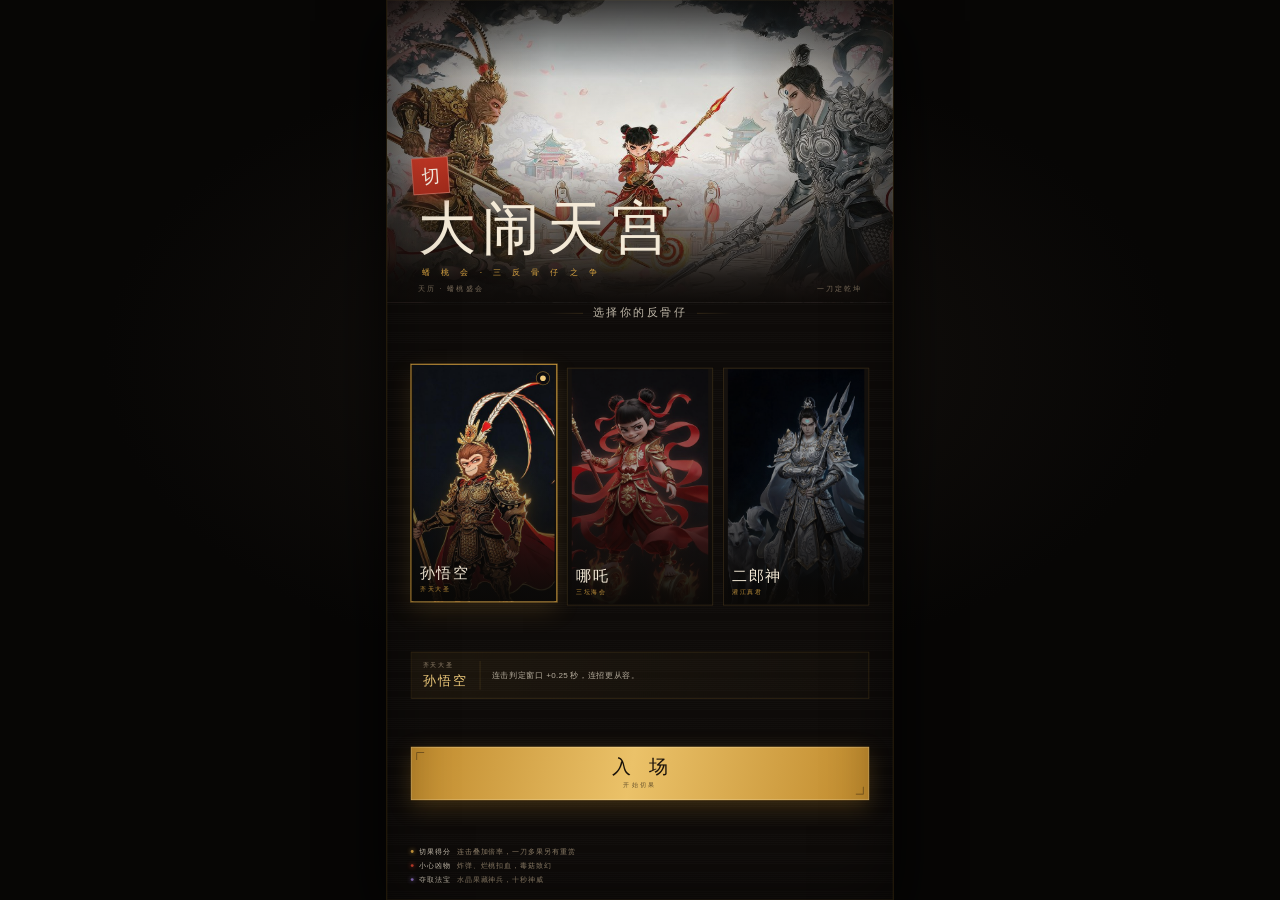
<file: index.html>
<!DOCTYPE html>
<html lang="zh-CN">
<head>
<meta charset="UTF-8">
<meta name="viewport" content="width=device-width,initial-scale=1,maximum-scale=1,user-scalable=no,viewport-fit=cover">
<meta name="theme-color" content="#0E0B09">
<meta name="apple-mobile-web-app-capable" content="yes">
<meta name="apple-mobile-web-app-status-bar-style" content="black-translucent">
<title>大闹天宫 · 切果</title>
<link rel="icon" href="data:,">
<link rel="stylesheet" href="style.css?v=3">
</head>
<body>
<div id="app">
  <div id="stage">
    <canvas id="game" width="720" height="1280"></canvas>

    <!-- 屏幕特效层 -->
    <div id="fxLayer" class="fx-layer">
      <div class="fx-halluc"></div>
      <div class="fx-slow"></div>
      <div class="fx-damage" id="fxDamage"></div>
      <div class="fx-vignette"></div>
    </div>

    <!-- 战斗 HUD -->
    <div id="hud" class="hud hidden">
      <div class="hud-top">
        <div class="scene-chip">
          <span class="scene-index" id="sceneIndex">第一场</span>
          <span class="scene-name" id="sceneName">蟠桃园</span>
        </div>
        <div class="hud-btns">
          <button id="soundBtn" class="icon-btn" aria-label="声音"></button>
          <button id="pauseBtn" class="icon-btn" aria-label="暂停">
            <span class="pause-bars"><i></i><i></i></span>
          </button>
        </div>
      </div>

      <div class="hud-score-row">
        <div class="hearts" id="hearts"></div>
        <div class="score-block">
          <div class="score-num" id="scoreNum">0</div>
          <div class="score-cap">蟠 桃 积 分</div>
        </div>
        <div class="combo-chip" id="comboChip">
          <b id="comboNum">0</b><span>连击</span>
        </div>
      </div>

      <div class="rivals" id="rivals"></div>

      <div class="weapon-badge" id="weaponBadge">
        <div class="wb-ring" id="wbRing">
          <img id="wbIcon" alt="">
          <span class="wb-time" id="wbTime">10</span>
        </div>
        <div class="wb-text">
          <b id="wbName">金箍棒</b>
          <span id="wbEffect">横扫千军</span>
        </div>
      </div>

      <div class="hint" id="hint">按住滑动 · 切开仙果</div>
    </div>

    <!-- 飘字与横幅 -->
    <div id="banner" class="banner"></div>
    <div id="toasts" class="toasts"></div>

    <!-- 开始 / 选人 -->
    <section id="menu" class="screen menu">
      <div class="menu-hero">
        <img src="assets/hero.jpg" alt="天庭三大反骨仔">
        <div class="menu-hero-mask"></div>
        <div class="menu-title">
          <div class="title-seal">切</div>
          <h1>大闹天宫</h1>
          <p class="title-sub">蟠 桃 会 · 三 反 骨 仔 之 争</p>
        </div>
        <div class="menu-hero-meta"><span>天历 · 蟠桃盛会</span><span>一刀定乾坤</span></div>
      </div>

      <div class="menu-body">
        <div class="pick-head">
          <span class="line"></span>
          <em>选择你的反骨仔</em>
          <span class="line"></span>
        </div>
        <div class="char-row" id="charRow"></div>
        <div class="passive-card">
          <div class="passive-name"><span id="passiveTitle">齐天大圣</span><b id="passiveName">孙悟空</b></div>
          <p id="passiveDesc">连击判定窗口 +0.25 秒，连招更从容。</p>
        </div>

        <button id="startBtn" class="start-btn">
          <span class="sb-main">入 场</span>
          <span class="sb-sub">开始切果</span>
        </button>

        <div class="rules">
          <div class="rule"><i class="dot gold"></i><b>切果得分</b><span>连击叠加倍率，一刀多果另有重赏</span></div>
          <div class="rule"><i class="dot red"></i><b>小心凶物</b><span>炸弹、烂桃扣血，毒菇致幻</span></div>
          <div class="rule"><i class="dot violet"></i><b>夺取法宝</b><span>水晶果藏神兵，十秒神威</span></div>
        </div>
      </div>
    </section>

    <!-- 暂停 -->
    <section id="pause" class="screen pause hidden">
      <div class="modal">
        <div class="modal-seal">停</div>
        <h2>暂 停</h2>
        <p class="modal-sub">蟠桃会暂歇，仙乐未停</p>
        <div class="modal-actions">
          <button id="resumeBtn" class="btn primary">继续切果</button>
          <button id="restartBtn" class="btn">重新开局</button>
          <button id="quitBtn" class="btn ghost">换人再战</button>
        </div>
      </div>
    </section>

    <!-- 结算 -->
    <section id="gameover" class="screen over hidden">
      <div class="over-inner">
        <div class="over-head">
          <div class="modal-seal red">终</div>
          <p class="over-kicker" id="overKicker">蟠桃会 · 终局</p>
          <h2 id="overTitle">力竭退场</h2>
          <p class="over-rank" id="overRank">位列第三</p>
        </div>

        <div class="over-score">
          <span class="os-cap">总积分</span>
          <b id="overScore">0</b>
        </div>

        <div class="over-stats">
          <div class="stat"><b id="overCombo">0</b><span>最高连击</span></div>
          <div class="stat"><b id="overFruits">0</b><span>切果数</span></div>
          <div class="stat"><b id="overBest">0</b><span>单刀最高</span></div>
        </div>

        <div class="over-board" id="overBoard"></div>

        <div class="modal-actions">
          <button id="againBtn" class="btn primary">再来一局</button>
          <button id="menuBtn" class="btn ghost">换人再战</button>
        </div>
        <p class="over-tip">提示：水晶果每 20 秒左右出现一次，别错过。</p>
      </div>
    </section>
  </div>

  <div id="rotateTip" class="rotate-tip">请横屏或放大窗口体验</div>
</div>

<script src="js/sfx.js?v=3"></script>
<script src="js/game.js?v=3"></script>
<script src="js/render.js?v=3"></script>
<script src="js/app.js?v=3"></script>
</body>
</html>
</file>
<file: style.css>
:root{
  --ink:#0E0B09;
  --ink2:#171310;
  --paper:#F4EAD7;
  --muted:#A08E76;
  --gold:#D9A441;
  --gold-lt:#F0CB7C;
  --red:#D6422E;
  --jade:#5C9C92;
  --violet:#9B7BD4;
  --rule:rgba(217,164,65,.22);
  --serif:"Songti SC","STSong","Noto Serif CJK SC","Source Han Serif SC","SimSun",serif;
  --sans:-apple-system,BlinkMacSystemFont,"PingFang SC","Hiragino Sans GB","Microsoft YaHei",sans-serif;
}
*{box-sizing:border-box;-webkit-tap-highlight-color:transparent}
html,body{
  margin:0;padding:0;width:100%;height:100%;
  background:#070605;overflow:hidden;
  font-family:var(--sans);color:var(--paper);
  user-select:none;-webkit-user-select:none;
}
body{
  background:
    radial-gradient(60% 50% at 50% 40%, #171310 0%, #070605 70%),
    repeating-linear-gradient(45deg, rgba(217,164,65,.025) 0 2px, transparent 2px 9px);
}
#app{position:fixed;inset:0;display:flex;align-items:center;justify-content:center;overflow:hidden}
#stage{
  position:absolute;left:0;top:0;width:720px;height:1280px;
  transform-origin:0 0;background:var(--ink);overflow:hidden;
  box-shadow:0 0 0 1px rgba(217,164,65,.18), 0 30px 90px rgba(0,0,0,.85);
}
#stage::after{
  content:"";position:absolute;inset:0;pointer-events:none;z-index:60;
  box-shadow:inset 0 0 90px rgba(0,0,0,.5), inset 0 0 0 1px rgba(217,164,65,.10);
}
canvas{position:absolute;inset:0;width:100%;height:100%;display:block;touch-action:none;transition:filter .25s}
.on-halluc #game{filter:hue-rotate(16deg) saturate(1.32) contrast(1.04)}
.hidden{display:none !important}
button{font-family:inherit;color:inherit;border:0;background:none;cursor:pointer}

/* ---------------- 特效层 ---------------- */
.fx-layer{position:absolute;inset:0;z-index:20;pointer-events:none;overflow:hidden}
.fx-layer>div{position:absolute;inset:0;opacity:0;transition:opacity .25s}
.fx-halluc{
  background:
    radial-gradient(55% 42% at 18% 28%, rgba(155,123,212,.55), transparent 70%),
    radial-gradient(48% 38% at 84% 66%, rgba(92,156,146,.5), transparent 70%),
    radial-gradient(70% 70% at 50% 50%, rgba(214,66,46,.16), transparent 72%);
  mix-blend-mode:screen;
}
.on-halluc .fx-halluc{opacity:1;animation:hallucPulse .38s infinite alternate}
@keyframes hallucPulse{from{transform:scale(1) rotate(0deg);filter:hue-rotate(0deg)}to{transform:scale(1.09) rotate(.6deg);filter:hue-rotate(45deg)}}
.fx-slow{
  background:radial-gradient(70% 60% at 50% 50%, transparent 42%, rgba(92,156,146,.28) 100%);
  mix-blend-mode:screen;
}
.on-slow .fx-slow{opacity:1}
.fx-damage{
  background:radial-gradient(72% 62% at 50% 50%, transparent 40%, rgba(214,66,46,.72) 100%);
  opacity:0;
}
.fx-damage.flash{animation:dmgFlash .5s ease-out}
@keyframes dmgFlash{0%{opacity:1}100%{opacity:0}}
.fx-vignette{
  opacity:1 !important;
  background:
    linear-gradient(180deg, rgba(8,6,5,.62) 0%, rgba(8,6,5,.16) 20%, transparent 34%, transparent 72%, rgba(8,6,5,.42) 100%);
}

/* ---------------- HUD ---------------- */
.hud{position:absolute;inset:0;z-index:30;pointer-events:none;padding:26px 28px 0}
.hud button{pointer-events:auto}
.hud-top{display:flex;align-items:flex-start;justify-content:space-between}
.scene-chip{display:flex;flex-direction:column;gap:3px;padding-left:13px;position:relative}
.scene-chip::before{content:"";position:absolute;left:0;top:2px;bottom:2px;width:2px;background:linear-gradient(180deg,var(--gold),transparent)}
.scene-index{font-size:11px;letter-spacing:.28em;color:var(--gold);opacity:.85}
.scene-name{font-family:var(--serif);font-size:25px;letter-spacing:.2em;line-height:1.1;text-shadow:0 2px 12px rgba(0,0,0,.8)}
.hud-btns{display:flex;gap:10px}
.icon-btn{
  width:46px;height:46px;border:1px solid rgba(217,164,65,.32);
  background:rgba(14,11,9,.5);backdrop-filter:blur(6px);
  display:flex;align-items:center;justify-content:center;border-radius:50%;
  transition:.2s;
}
.icon-btn:active{transform:scale(.93);background:rgba(217,164,65,.18)}
.pause-bars{display:flex;gap:5px}
.pause-bars i{display:block;width:4px;height:16px;background:var(--paper);border-radius:1px}
.icon-btn svg{width:21px;height:21px;fill:none;stroke:var(--paper);stroke-width:1.6;stroke-linecap:round}

.hud-score-row{
  display:flex;align-items:center;justify-content:space-between;
  margin-top:16px;padding:0 4px;
}
.hearts{display:flex;gap:5px;align-items:center;min-width:132px}
.heart{width:27px;height:25px;display:block;transition:transform .25s,opacity .25s}
.heart svg{width:100%;height:100%;display:block}
.heart path{fill:var(--red);stroke:rgba(255,224,196,.75);stroke-width:.9;transition:.3s}
.heart.empty path{fill:rgba(255,255,255,.07);stroke:rgba(244,234,215,.25)}
.heart.pulse{animation:heartPulse .45s ease-out}
@keyframes heartPulse{0%{transform:scale(1)}45%{transform:scale(1.45)}100%{transform:scale(1)}}
.shield-chip{
  display:flex;align-items:center;gap:4px;margin-left:5px;
  font-size:11px;letter-spacing:.1em;color:var(--jade);
  border:1px solid rgba(92,156,146,.5);padding:3px 6px;border-radius:3px;
}
.score-block{text-align:center;position:absolute;left:50%;transform:translateX(-50%);margin-top:-4px}
.score-num{
  font-family:var(--serif);font-size:58px;line-height:.9;letter-spacing:.04em;
  color:var(--paper);text-shadow:0 0 26px rgba(217,164,65,.42),0 3px 12px rgba(0,0,0,.8);
  font-variant-numeric:tabular-nums;transition:transform .16s;
}
.score-num.pop{transform:scale(1.09)}
.score-cap{font-size:9px;letter-spacing:.34em;color:var(--gold);opacity:.9;margin-top:7px;padding-left:4px}
.combo-chip{
  min-width:84px;text-align:right;opacity:0;transform:translateY(-6px);
  transition:.22s;display:flex;flex-direction:column;align-items:flex-end;
  text-shadow:0 2px 10px rgba(0,0,0,.8);
}
.combo-chip.on{opacity:1;transform:none}
.combo-chip b{font-family:var(--serif);font-size:34px;line-height:1;color:var(--gold-lt)}
.combo-chip span{font-size:10px;letter-spacing:.28em;color:var(--gold);opacity:.9}
.combo-chip b.hot{color:#FF8A5C;text-shadow:0 0 18px rgba(255,110,60,.8)}

.rivals{
  margin:14px auto 0;width:420px;display:flex;flex-direction:column;gap:4px;
  background:linear-gradient(90deg,transparent,rgba(8,6,5,.72) 10%,rgba(8,6,5,.72) 90%,transparent);
  padding:7px 12px;border-top:1px solid rgba(217,164,65,.18);border-bottom:1px solid rgba(217,164,65,.18);
}
.rival{display:flex;align-items:center;gap:7px;font-size:10.5px;letter-spacing:.06em;color:var(--muted)}
.rival .rname{width:44px;flex:0 0 44px;text-align:right;white-space:nowrap}
.rival .rtrack{flex:1;height:4px;background:rgba(244,234,215,.12);position:relative;overflow:hidden}
.rival .rfill{position:absolute;left:0;top:0;bottom:0;width:0%;background:var(--jade);transition:width .35s}
.rival .rscore{width:40px;text-align:left;font-variant-numeric:tabular-nums;color:rgba(244,234,215,.78)}
.rival.me .rname,.rival.me .rscore{color:var(--gold-lt)}
.rival.me .rfill{background:linear-gradient(90deg,var(--gold),var(--gold-lt));box-shadow:0 0 10px rgba(217,164,65,.6)}
.rival.r2 .rfill{background:var(--red);opacity:.8}

.weapon-badge{
  position:absolute;left:26px;bottom:40px;
  display:flex;align-items:center;gap:12px;
  opacity:0;transform:translateY(14px);transition:.35s cubic-bezier(.2,.9,.3,1.2);
}
.weapon-badge.on{opacity:1;transform:none}
.wb-ring{
  width:76px;height:76px;border-radius:50%;position:relative;
  background:conic-gradient(var(--gold) calc(var(--p,1)*360deg), rgba(217,164,65,.14) 0);
  padding:3px;display:flex;align-items:center;justify-content:center;
  box-shadow:0 0 24px rgba(217,164,65,.25);
}
.wb-ring::before{content:"";position:absolute;inset:3px;border-radius:50%;background:#100D0A;border:1px solid rgba(217,164,65,.4)}
.wb-ring img{position:relative;width:52px;height:52px;border-radius:50%;object-fit:cover;z-index:1}
.wb-time{
  position:absolute;right:-5px;bottom:-3px;z-index:2;
  font-family:var(--serif);font-size:16px;color:var(--ink);
  background:var(--gold-lt);width:22px;height:22px;border-radius:50%;
  display:flex;align-items:center;justify-content:center;border:2px solid #100D0A;
  font-variant-numeric:tabular-nums;
}
.wb-text{display:flex;flex-direction:column;gap:2px}
.wb-text b{font-family:var(--serif);font-size:19px;letter-spacing:.12em;color:var(--gold-lt);text-shadow:0 2px 10px rgba(0,0,0,.8)}
.wb-text span{font-size:10px;letter-spacing:.14em;color:rgba(244,234,215,.62)}

.hint{
  position:absolute;left:0;right:0;bottom:150px;text-align:center;
  font-size:12px;letter-spacing:.3em;color:rgba(244,234,215,.55);
  opacity:0;transition:opacity .5s;
}
.hint.on{opacity:1;animation:hintFloat 2.4s ease-in-out infinite}
@keyframes hintFloat{0%,100%{transform:translateY(0)}50%{transform:translateY(-7px)}}

/* ---------------- 横幅 / 提示 ---------------- */
.banner{
  position:absolute;left:0;right:0;top:38%;z-index:40;pointer-events:none;
  text-align:center;opacity:0;
}
.banner.show{animation:bannerIn 1.5s cubic-bezier(.16,1,.3,1) forwards}
.banner .b-main{
  display:block;font-family:var(--serif);font-size:62px;letter-spacing:.16em;
  color:var(--paper);line-height:1.1;
  text-shadow:0 0 40px rgba(217,164,65,.55),0 6px 24px rgba(0,0,0,.9);
}
.banner .b-sub{
  display:block;font-size:12px;letter-spacing:.4em;color:var(--gold);
  margin-top:12px;
}
.banner.big .b-main{font-size:78px;color:var(--gold-lt);text-shadow:0 0 50px rgba(217,164,65,.8),0 6px 24px rgba(0,0,0,.9)}
.banner.bad .b-main{color:#FF7A5E;text-shadow:0 0 40px rgba(214,66,46,.75),0 6px 24px #000}
@keyframes bannerIn{
  0%{opacity:0;transform:scale(1.18);filter:blur(8px)}
  18%{opacity:1;transform:scale(1);filter:blur(0)}
  72%{opacity:1;transform:scale(1)}
  100%{opacity:0;transform:scale(.96) translateY(-12px)}
}
.toasts{position:absolute;left:0;right:0;top:270px;z-index:39;display:flex;flex-direction:column;align-items:center;gap:6px;pointer-events:none}
.toast{
  font-size:13px;letter-spacing:.14em;padding:7px 18px;
  background:rgba(12,9,7,.72);border:1px solid rgba(217,164,65,.35);
  color:var(--paper);backdrop-filter:blur(6px);
  animation:toastIn 1.6s ease forwards;white-space:nowrap;
}
.toast.bad{border-color:rgba(214,66,46,.6);color:#FFB4A3}
.toast.good{border-color:rgba(92,156,146,.6);color:#BDE9DC}
@keyframes toastIn{
  0%{opacity:0;transform:translateY(10px) scale(.96)}
  14%{opacity:1;transform:none}
  76%{opacity:1}
  100%{opacity:0;transform:translateY(-16px)}
}

/* ---------------- 通用全屏 ---------------- */
.screen{position:absolute;inset:0;z-index:50;overflow:hidden;display:flex;flex-direction:column}
.screen::before{
  content:"";position:absolute;inset:0;pointer-events:none;
  background:repeating-linear-gradient(0deg,rgba(255,255,255,.014) 0 1px,transparent 1px 3px);
}

/* ---------------- 开始页 ---------------- */
.menu{background:var(--ink);justify-content:flex-start}
.menu-hero{position:relative;height:430px;flex:0 0 430px;overflow:hidden}
.menu-hero>img{width:100%;height:100%;object-fit:cover;object-position:center 32%;filter:saturate(.96)}
.menu-hero-mask{
  position:absolute;inset:0;
  background:
    linear-gradient(180deg,rgba(14,11,9,.72) 0%,rgba(14,11,9,.12) 26%,rgba(14,11,9,.05) 52%,rgba(14,11,9,.92) 92%,var(--ink) 100%),
    linear-gradient(90deg,rgba(14,11,9,.55),transparent 32%,transparent 68%,rgba(14,11,9,.55));
}
.menu-title{position:absolute;left:44px;bottom:34px;z-index:2}
.menu-title h1{
  font-family:var(--serif);font-size:82px;line-height:.92;margin:0;
  letter-spacing:.12em;font-weight:400;
  text-shadow:0 6px 34px rgba(0,0,0,.9),0 0 60px rgba(217,164,65,.22);
}
.title-seal{
  position:absolute;left:-8px;top:-64px;width:52px;height:52px;
  background:linear-gradient(150deg,#C93A27,#9E2A1B);
  border:1px solid rgba(247,237,224,.4);
  display:flex;align-items:center;justify-content:center;
  font-family:var(--serif);font-size:26px;color:#F7EDE0;
  transform:rotate(-4deg);box-shadow:0 8px 20px rgba(158,42,27,.5);
}
.title-sub{margin:16px 0 0;font-size:12px;letter-spacing:.5em;color:var(--gold);padding-left:6px}
.menu-hero-meta{
  position:absolute;left:44px;right:44px;bottom:12px;z-index:2;
  display:flex;justify-content:space-between;
  font-size:9.5px;letter-spacing:.3em;color:rgba(160,142,118,.75);
}
.menu-body{flex:1;padding:4px 34px 22px;display:flex;flex-direction:column;justify-content:space-between;position:relative;z-index:2}
.pick-head{display:flex;align-items:center;gap:14px;margin:2px 0 16px;justify-content:center}
.pick-head em{font-style:normal;font-family:var(--serif);font-size:15px;letter-spacing:.28em;color:rgba(244,234,215,.78)}
.pick-head .line{width:52px;height:1px;background:linear-gradient(90deg,transparent,var(--rule))}
.pick-head .line:last-child{background:linear-gradient(90deg,var(--rule),transparent)}

.char-row{display:grid;grid-template-columns:repeat(3,1fr);gap:14px}
.char-card{
  position:relative;border:1px solid rgba(217,164,65,.2);
  background:#15110E;overflow:hidden;text-align:left;
  transition:transform .3s,border-color .3s,box-shadow .3s;
  aspect-ratio:0.615;
}
.char-card img{width:100%;height:100%;object-fit:cover;object-position:center 14%;filter:saturate(.72) brightness(.68);transition:.45s}
.char-card .cc-grad{position:absolute;inset:0;background:linear-gradient(180deg,transparent 42%,rgba(10,8,6,.55) 70%,rgba(10,8,6,.96) 100%)}
.char-card .cc-txt{position:absolute;left:0;right:0;bottom:0;padding:12px 12px 11px}
.char-card .cc-nm{display:block;font-family:var(--serif);font-size:21px;letter-spacing:.12em;line-height:1.1}
.char-card .cc-ti{display:block;font-size:9px;letter-spacing:.2em;color:var(--gold);margin-top:4px;opacity:.9}
.char-card .cc-check{
  position:absolute;top:9px;right:9px;width:20px;height:20px;border-radius:50%;
  border:1px solid rgba(217,164,65,.5);background:rgba(10,8,6,.5);
  display:flex;align-items:center;justify-content:center;opacity:0;transform:scale(.6);transition:.25s;
}
.char-card .cc-check::after{content:"";width:8px;height:8px;border-radius:50%;background:var(--gold-lt)}
.char-card.on{border-color:var(--gold);box-shadow:0 0 0 1px rgba(217,164,65,.55),0 12px 34px rgba(217,164,65,.16);transform:translateY(-5px)}
.char-card.on img{filter:saturate(1.02) brightness(.95);transform:scale(1.035)}
.char-card.on .cc-check{opacity:1;transform:none}
.char-card:active{transform:scale(.98)}

.passive-card{
  margin-top:14px;border:1px solid rgba(217,164,65,.16);
  background:linear-gradient(100deg,rgba(217,164,65,.07),rgba(217,164,65,.015));
  padding:12px 16px;display:flex;align-items:center;gap:16px;
}
.passive-name{display:flex;flex-direction:column;flex:0 0 auto;padding-right:16px;border-right:1px solid rgba(217,164,65,.2)}
.passive-name span{font-size:9px;letter-spacing:.2em;color:var(--muted);margin-bottom:2px}
.passive-name b{font-family:var(--serif);font-size:19px;letter-spacing:.14em;color:var(--gold-lt);font-weight:400}
.passive-card p{margin:0;font-size:11.5px;line-height:1.7;color:rgba(244,234,215,.72);letter-spacing:.03em}

.start-btn{
  margin-top:16px;height:76px;position:relative;
  background:linear-gradient(100deg,#C08A2C,#EBC269 48%,#C08A2C);
  color:#1A120A;display:flex;flex-direction:column;align-items:center;justify-content:center;
  transition:transform .18s,filter .2s;
  box-shadow:0 10px 30px rgba(192,138,44,.28),inset 0 0 0 1px rgba(255,240,200,.45);
}
.start-btn::before,.start-btn::after{
  content:"";position:absolute;width:10px;height:10px;border:1px solid rgba(26,18,10,.55);
}
.start-btn::before{left:8px;top:8px;border-right:0;border-bottom:0}
.start-btn::after{right:8px;bottom:8px;border-left:0;border-top:0}
.start-btn:active{transform:scale(.985);filter:brightness(1.06)}
.start-btn[disabled]{opacity:.45;pointer-events:none;filter:saturate(.5)}
.sb-main{font-family:var(--serif);font-size:27px;letter-spacing:.36em;padding-left:.36em;line-height:1}
.sb-sub{font-size:9px;letter-spacing:.34em;margin-top:5px;opacity:.65}

.rules{margin-top:14px;display:flex;flex-direction:column;gap:6px}
.rule{display:flex;align-items:center;gap:8px;font-size:10.5px;color:rgba(244,234,215,.55);letter-spacing:.03em}
.rule b{color:rgba(244,234,215,.86);font-weight:500;white-space:nowrap}
.rule span{color:rgba(160,142,118,.9)}
.rule .dot{width:4px;height:4px;border-radius:50%;flex:0 0 4px}
.dot.gold{background:var(--gold);box-shadow:0 0 6px var(--gold)}
.dot.red{background:var(--red);box-shadow:0 0 6px var(--red)}
.dot.violet{background:var(--violet);box-shadow:0 0 6px var(--violet)}

/* ---------------- 暂停 ---------------- */
.pause{background:rgba(8,6,5,.68);backdrop-filter:blur(9px);align-items:center;justify-content:center}
.modal{width:520px;padding:44px 48px 38px;text-align:center;position:relative;
  background:linear-gradient(165deg,#1B1612,#100D0A 70%);
  border:1px solid rgba(217,164,65,.3);box-shadow:0 30px 80px rgba(0,0,0,.7);}
.modal::before{
  content:"";position:absolute;inset:9px;border:1px solid rgba(217,164,65,.12);pointer-events:none;
}
.modal-seal{
  width:52px;height:52px;margin:0 auto 18px;display:flex;align-items:center;justify-content:center;
  font-family:var(--serif);font-size:25px;color:#F7EDE0;
  background:linear-gradient(150deg,#C93A27,#9E2A1B);border:1px solid rgba(247,237,224,.35);
  transform:rotate(-3deg);box-shadow:0 8px 22px rgba(158,42,27,.45);
}
.modal-seal.red{background:linear-gradient(150deg,#8E2A1B,#5E1A10)}
.modal h2{font-family:var(--serif);font-size:38px;letter-spacing:.34em;margin:0;font-weight:400;padding-left:.34em}
.modal-sub{font-size:11px;letter-spacing:.24em;color:var(--muted);margin:12px 0 30px}
.modal-actions{display:flex;flex-direction:column;gap:10px}
.btn{
  height:54px;border:1px solid rgba(217,164,65,.3);color:var(--paper);
  font-size:14px;letter-spacing:.24em;transition:.2s;background:rgba(244,234,215,.03);
}
.btn:active{transform:scale(.985)}
.btn.primary{
  background:linear-gradient(100deg,#C08A2C,#EBC269 50%,#C08A2C);color:#1A120A;
  border-color:rgba(255,240,200,.5);font-weight:600;letter-spacing:.3em;
  box-shadow:0 8px 24px rgba(192,138,44,.24);
}
.btn.ghost{color:var(--muted);border-color:rgba(244,234,215,.14);font-size:12.5px;height:48px}

/* ---------------- 结算 ---------------- */
.over{
  background:
    radial-gradient(70% 50% at 50% 22%, rgba(214,66,46,.12), transparent 70%),
    linear-gradient(180deg,rgba(10,8,6,.9),#0A0806 60%);
  backdrop-filter:blur(4px);align-items:center;justify-content:center;text-align:center;
}
.over-inner{width:560px;padding:26px 40px 30px;position:relative}
.over-inner::before{
  content:"";position:absolute;left:0;right:0;top:0;height:1px;
  background:linear-gradient(90deg,transparent,var(--gold),transparent);opacity:.6;
}
.over-head .modal-seal{margin-bottom:14px}
.over-kicker{font-size:10px;letter-spacing:.34em;color:var(--gold);margin:0 0 10px}
.over-head h2{font-family:var(--serif);font-size:54px;letter-spacing:.16em;margin:0;font-weight:400}
.over-rank{
  display:inline-block;margin:12px 0 0;font-size:12px;letter-spacing:.26em;
  color:var(--gold-lt);border-top:1px solid rgba(217,164,65,.3);border-bottom:1px solid rgba(217,164,65,.3);
  padding:6px 18px;
}
.over-score{margin:20px 0 18px}
.os-cap{display:block;font-size:10px;letter-spacing:.34em;color:var(--muted);margin-bottom:2px}
.over-score b{
  font-family:var(--serif);font-size:76px;line-height:1;letter-spacing:.04em;
  color:var(--paper);text-shadow:0 0 40px rgba(217,164,65,.4);
  font-variant-numeric:tabular-nums;
}
.over-stats{display:grid;grid-template-columns:repeat(3,1fr);border-top:1px solid rgba(217,164,65,.16);border-bottom:1px solid rgba(217,164,65,.16);padding:12px 0;margin-bottom:16px}
.stat{display:flex;flex-direction:column;gap:3px;border-right:1px solid rgba(217,164,65,.1)}
.stat:last-child{border-right:0}
.stat b{font-family:var(--serif);font-size:27px;font-weight:400;color:var(--gold-lt)}
.stat span{font-size:9.5px;letter-spacing:.2em;color:var(--muted)}
.over-board{display:flex;flex-direction:column;gap:5px;margin-bottom:20px}
.ob-row{display:flex;align-items:center;gap:10px;font-size:11.5px;color:var(--muted);padding:5px 10px;border:1px solid transparent}
.ob-row.me{border-color:rgba(217,164,65,.28);background:rgba(217,164,65,.06);color:var(--gold-lt)}
.ob-rank{width:18px;font-family:var(--serif);color:var(--gold);font-size:13px}
.ob-name{width:76px;text-align:left;letter-spacing:.1em}
.ob-bar{flex:1;height:3px;background:rgba(244,234,215,.12)}
.ob-bar i{display:block;height:100%;background:var(--jade);width:0;transition:width 1s ease .2s}
.ob-row.me .ob-bar i{background:var(--gold)}
.ob-score{width:56px;text-align:right;font-variant-numeric:tabular-nums}
.over-tip{font-size:10px;letter-spacing:.12em;color:rgba(160,142,118,.8);margin:16px 0 0}

.rotate-tip{display:none}

/* 小屏手机适配（舞台整体缩放，无需改内部尺寸） */
@media (max-width:420px){
  .scene-name{font-size:22px}
}
</file>
